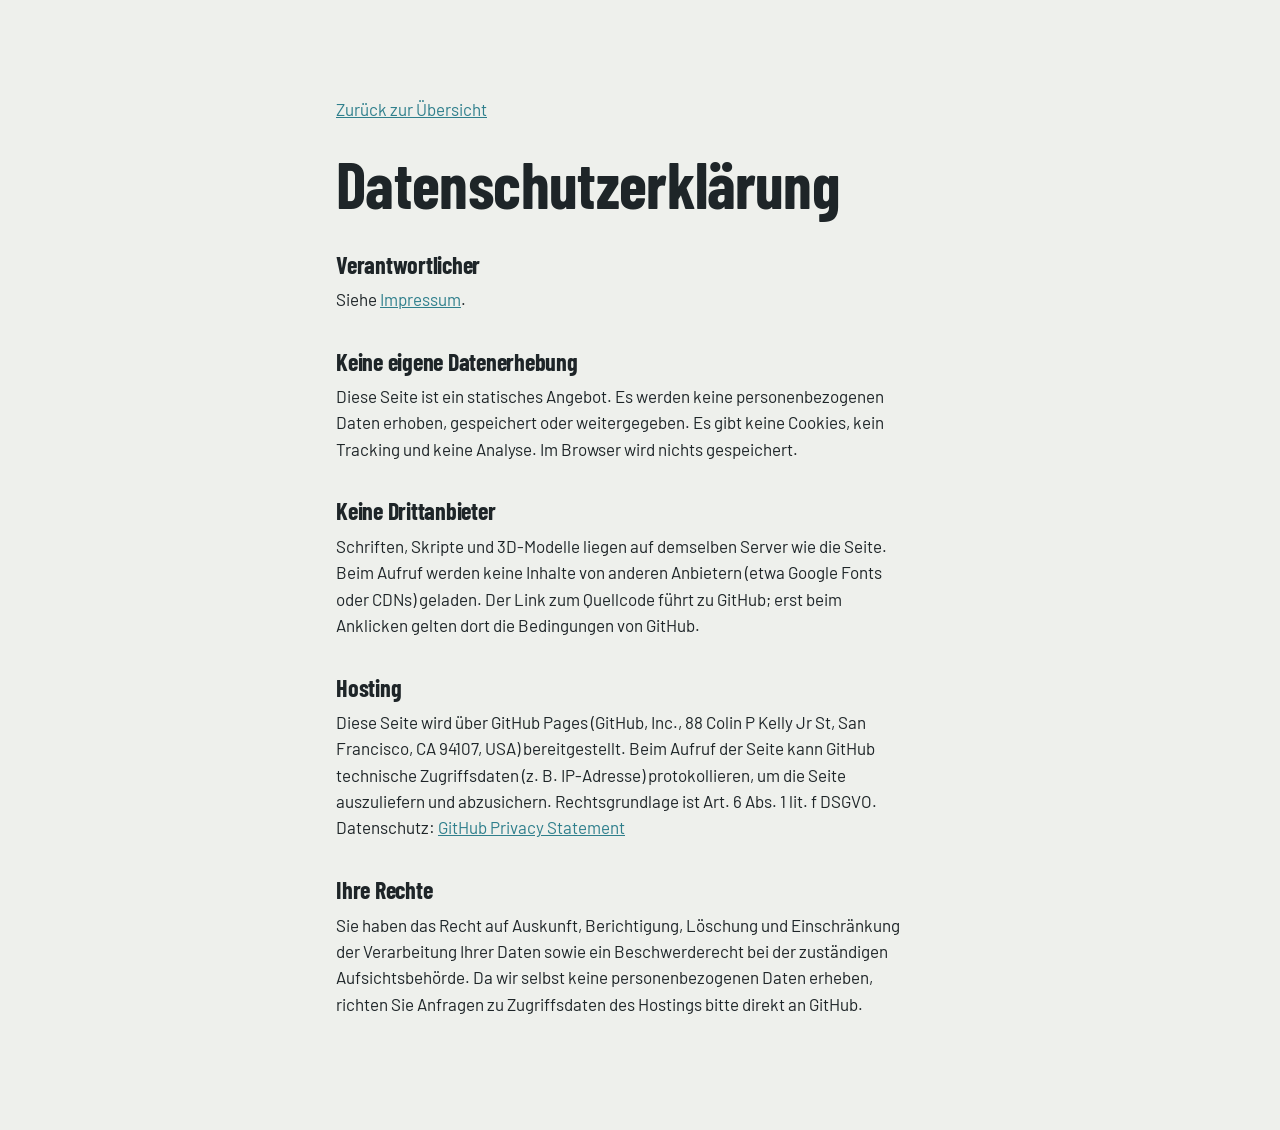
<file: enclosure-site/datenschutz.html>
<!doctype html>
<html lang="de">
<head>
<meta charset="utf-8">
<meta name="viewport" content="width=device-width, initial-scale=1">
<title>Datenschutz · M25 remote enclosure</title>
<link rel="icon" href="data:,">
<link rel="stylesheet" href="style.css">
</head>
<body>
<main class="legal-page">
  <a href="index.html" class="back-link">Zurück zur Übersicht</a>
  <h1>Datenschutzerklärung</h1>

  <h2>Verantwortlicher</h2>
  <p>Siehe <a href="impressum.html">Impressum</a>.</p>

  <h2>Keine eigene Datenerhebung</h2>
  <p>
    Diese Seite ist ein statisches Angebot. Es werden keine personenbezogenen Daten erhoben,
    gespeichert oder weitergegeben. Es gibt keine Cookies, kein Tracking und keine Analyse.
    Im Browser wird nichts gespeichert.
  </p>

  <h2>Keine Drittanbieter</h2>
  <p>
    Schriften, Skripte und 3D-Modelle liegen auf demselben Server wie die Seite.
    Beim Aufruf werden keine Inhalte von anderen Anbietern (etwa Google Fonts oder CDNs) geladen.
    Der Link zum Quellcode führt zu GitHub; erst beim Anklicken gelten dort die Bedingungen von GitHub.
  </p>

  <h2>Hosting</h2>
  <p>
    Diese Seite wird über GitHub Pages (GitHub, Inc., 88 Colin P Kelly Jr St,
    San Francisco, CA 94107, USA) bereitgestellt. Beim Aufruf der Seite kann GitHub
    technische Zugriffsdaten (z.&nbsp;B. IP-Adresse) protokollieren, um die Seite
    auszuliefern und abzusichern. Rechtsgrundlage ist Art. 6 Abs. 1 lit. f DSGVO.
    Datenschutz: <a href="https://docs.github.com/en/site-policy/privacy-policies/github-general-privacy-statement" rel="noopener noreferrer">GitHub Privacy Statement</a>
  </p>

  <h2>Ihre Rechte</h2>
  <p>
    Sie haben das Recht auf Auskunft, Berichtigung, Löschung und Einschränkung der
    Verarbeitung Ihrer Daten sowie ein Beschwerderecht bei der zuständigen
    Aufsichtsbehörde. Da wir selbst keine personenbezogenen Daten erheben, richten Sie
    Anfragen zu Zugriffsdaten des Hostings bitte direkt an GitHub.
  </p>
</main>
</body>
</html>
</file>
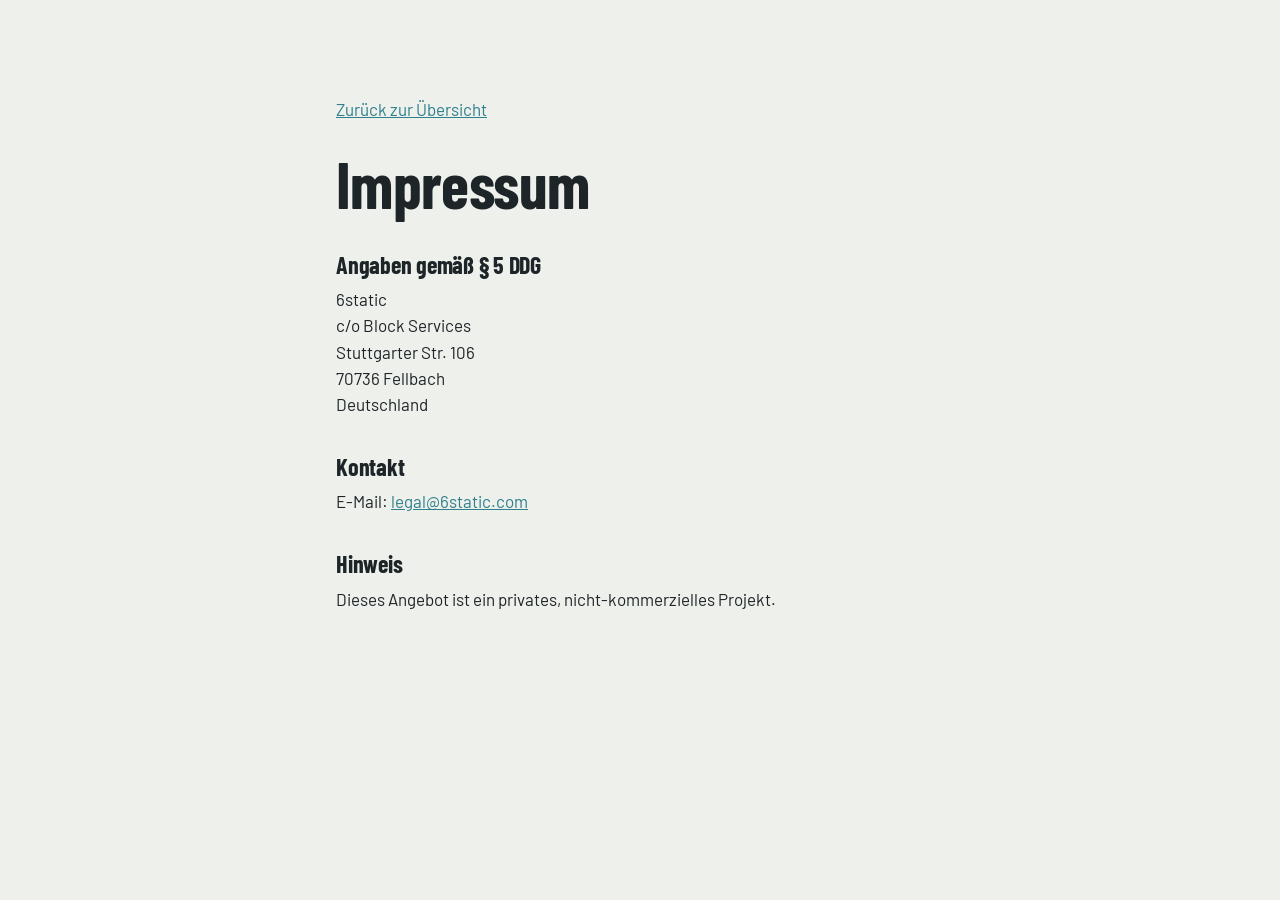
<file: enclosure-site/impressum.html>
<!doctype html>
<html lang="de">
<head>
<meta charset="utf-8">
<meta name="viewport" content="width=device-width, initial-scale=1">
<title>Impressum · M25 remote enclosure</title>
<link rel="icon" href="data:,">
<link rel="stylesheet" href="style.css">
</head>
<body>
<main class="legal-page">
  <a href="index.html" class="back-link">Zurück zur Übersicht</a>
  <h1>Impressum</h1>

  <h2>Angaben gemäß § 5 DDG</h2>
  <p>
    6static<br>
    c/o Block Services<br>
    Stuttgarter Str. 106<br>
    70736 Fellbach<br>
    Deutschland
  </p>

  <h2>Kontakt</h2>
  <p>E-Mail: <a href="mailto:legal@6static.com">legal@6static.com</a></p>

  <h2>Hinweis</h2>
  <p>Dieses Angebot ist ein privates, nicht-kommerzielles Projekt.</p>
</main>
</body>
</html>
</file>
<file: enclosure-site/style.css>
/* self-hosted so the page makes no third-party requests */
@font-face {
  font-family: "Barlow";
  font-weight: 400;
  font-display: swap;
  src: url("vendor/fonts/barlow-latin-400-normal.woff2") format("woff2");
}
@font-face {
  font-family: "Barlow";
  font-weight: 500;
  font-display: swap;
  src: url("vendor/fonts/barlow-latin-500-normal.woff2") format("woff2");
}
@font-face {
  font-family: "Barlow Condensed";
  font-weight: 500;
  font-display: swap;
  src: url("vendor/fonts/barlow-condensed-latin-500-normal.woff2") format("woff2");
}
@font-face {
  font-family: "Barlow Condensed";
  font-weight: 600;
  font-display: swap;
  src: url("vendor/fonts/barlow-condensed-latin-600-normal.woff2") format("woff2");
}
@font-face {
  font-family: "Barlow Condensed";
  font-weight: 700;
  font-display: swap;
  src: url("vendor/fonts/barlow-condensed-latin-700-normal.woff2") format("woff2");
}

:root {
  --paper: #eef0ec;
  --ink: #1e2528;
  --muted: #5b6669;
  --pei: #c8a465;
  --pei-dark: #9c7a40;
  --petg: #2f7f8c;
  --hot: #e2652b;
  --body: "Barlow", system-ui, sans-serif;
  --display: "Barlow Condensed", "Arial Narrow", sans-serif;
}

* { box-sizing: border-box; }

html { scroll-behavior: smooth; }
@media (prefers-reduced-motion: reduce) { html { scroll-behavior: auto; } }

body {
  margin: 0;
  background: var(--paper);
  color: var(--ink);
  font: 400 1.0625rem/1.55 var(--body);
}

h1, h2 {
  font-family: var(--display);
  font-weight: 700;
  line-height: 0.95;
  letter-spacing: -0.01em;
  margin: 0 0 0.4em;
}

h1 { font-size: clamp(3rem, 9vw, 7.5rem); }
h2 { font-size: clamp(2.2rem, 5vw, 4rem); }

p { margin: 0 0 1em; max-width: 34em; }
code { font-size: 0.92em; }

/* textured PEI plate: two offset speckle layers over a gold base */
.bed {
  position: relative;
  border-radius: 14px;
  background:
    radial-gradient(circle at 30% 40%, rgb(255 240 200 / 0.35) 0 0.6px, transparent 1.2px) 0 0 / 7px 7px,
    radial-gradient(circle at 70% 60%, rgb(90 60 20 / 0.25) 0 0.6px, transparent 1.3px) 3px 2px / 9px 9px,
    linear-gradient(160deg, #d6b675, var(--pei) 55%, #b8945a);
  box-shadow: inset 0 0 0 1px rgb(0 0 0 / 0.12), 0 18px 40px -24px rgb(60 40 10 / 0.6);
  overflow: hidden;
  aspect-ratio: 1;
  display: grid;
  place-items: center;
}

.bed > img {
  width: 92%;
  height: 92%;
  object-fit: contain;
  /* --p is print progress 0..1, revealed bottom-up like layers */
  clip-path: inset(calc((1 - var(--p, 0)) * 100%) 0 0 0);
  mix-blend-mode: multiply;
}

.nozzle {
  position: absolute;
  left: 4%;
  right: 4%;
  top: calc(4% + (1 - var(--p, 0)) * 92%);
  height: 2px;
  background: linear-gradient(90deg, transparent, var(--hot) 15% 85%, transparent);
  opacity: 0;
  transition: opacity 0.3s;
  pointer-events: none;
}
.nozzle::after {
  content: "";
  position: absolute;
  top: -5px;
  width: 12px;
  height: 12px;
  border-radius: 50%;
  background: var(--hot);
  box-shadow: 0 0 14px 4px rgb(226 101 43 / 0.55);
  animation: sweep 0.9s ease-in-out infinite alternate;
}
.bed.printing .nozzle { opacity: 1; }

@keyframes sweep {
  from { left: 10%; }
  to { left: calc(90% - 12px); }
}

.bed canvas {
  position: absolute;
  inset: 0;
  width: 100% !important;
  height: 100% !important;
  cursor: grab;
  touch-action: none;
}
.bed canvas:active { cursor: grabbing; }
.bed.is-3d > img { visibility: hidden; }

.rotate {
  position: absolute;
  right: 14px;
  bottom: 14px;
  z-index: 2;
  font: 600 1rem/1 var(--display);
  letter-spacing: 0.02em;
  padding: 0.6em 1.1em;
  border: 0;
  border-radius: 999px;
  background: var(--ink);
  color: var(--paper);
  cursor: pointer;
  transition: background 0.2s, transform 0.2s;
}
.rotate:hover { background: var(--petg); }
.rotate:active { transform: scale(0.96); }
.rotate[aria-pressed="true"] { background: var(--petg); }
.rotate:focus-visible { outline: 3px solid var(--hot); outline-offset: 3px; }
.rotate[hidden] { display: none; }

.status {
  position: absolute;
  left: 16px;
  bottom: 18px;
  font-size: 0.85rem;
  color: rgb(30 37 40 / 0.75);
  z-index: 2;
}

/* hero */
.hero {
  min-height: 100svh;
  display: grid;
  grid-template-columns: minmax(0, 1.1fr) minmax(0, 0.9fr);
  align-items: center;
  gap: clamp(24px, 5vw, 80px);
  padding: clamp(24px, 6vw, 96px);
  max-width: 1400px;
  margin: 0 auto;
}
.hero .hint { color: var(--muted); }
.hero em { font-style: normal; font-weight: 500; color: var(--petg); }
.bed-hero { aspect-ratio: 5 / 7; width: min(100%, 86svh * 5 / 7); justify-self: center; }

/* parts: a short sticky run so each one holds still while it finishes printing */
.part { height: 150vh; }
.part-sticky {
  position: sticky;
  top: 0;
  height: 100vh;
  display: grid;
  grid-template-columns: 1fr minmax(0, min(70vh, 560px));
  align-items: center;
  gap: clamp(24px, 5vw, 80px);
  padding: 0 clamp(16px, 6vw, 96px);
  max-width: 1400px;
  margin: 0 auto;
}
.part h2 { overflow-wrap: anywhere; }
.part h2 .file {
  display: block;
  font: 500 1rem/1.4 var(--body);
  color: var(--muted);
  letter-spacing: 0;
  margin-top: 0.5em;
}

.dims {
  display: flex;
  gap: 2.5rem;
  margin: 0 0 1.4em;
}
.dims div { display: flex; flex-direction: column-reverse; }
.dims dt { color: var(--muted); font-size: 0.9rem; }
.dims dd {
  margin: 0;
  font: 600 2.4rem/1 var(--display);
  font-variant-numeric: tabular-nums;
}
.dims dd small { font-size: 0.5em; font-weight: 500; margin-left: 0.15em; }

/* stacks */
.stacks {
  padding: clamp(48px, 10vw, 140px) clamp(16px, 6vw, 96px);
  max-width: 1400px;
  margin: 0 auto;
}
.stacks-head { margin-bottom: 2.5rem; }
.stack-grid {
  display: grid;
  grid-template-columns: repeat(auto-fill, minmax(260px, 1fr));
  gap: 28px;
}
.stack-card .bed { aspect-ratio: 5 / 7; }
.stack-card h3 {
  font: 600 1.6rem/1.1 var(--display);
  margin: 0.8em 0 0.2em;
  font-variant-numeric: tabular-nums;
}
.stack-card p { color: var(--muted); font-size: 0.95rem; }

footer {
  padding: 40px clamp(16px, 6vw, 96px) 60px;
  color: var(--muted);
  font-size: 0.9rem;
  max-width: 1400px;
  margin: 0 auto;
}

@media (max-width: 820px) {
  .hero { grid-template-columns: 1fr; padding-top: 48px; }
  .bed-hero { width: min(100%, 64svh * 5 / 7); }
  .part { height: 150svh; }
  .part-sticky {
    grid-template-columns: 1fr;
    align-content: center;
    height: 100svh;
    gap: 16px;
  }
  .part-sticky { grid-template-columns: minmax(0, 1fr); }
  .part-sticky .bed { width: min(100%, 52svh); justify-self: center; }
  .dims { gap: 1.5rem; margin-bottom: 0.6em; }
  .dims dd { font-size: 1.8rem; }
  .part .desc { font-size: 0.95rem; }
}

.legal { display: flex; flex-wrap: wrap; gap: 0.4rem 1.6rem; }
.legal a, .legal-page a { color: var(--petg); }
.legal a:focus-visible, .legal-page a:focus-visible { outline: 3px solid var(--hot); outline-offset: 2px; }

.legal-page {
  max-width: 40rem;
  margin: 0 auto;
  padding: clamp(32px, 8vw, 96px) 16px;
}
.legal-page h1 { font-size: clamp(2.4rem, 7vw, 4rem); }
.legal-page h2 { font-size: 1.5rem; margin-top: 1.6em; }
.back-link { display: inline-block; margin-bottom: 2rem; }
</file>
